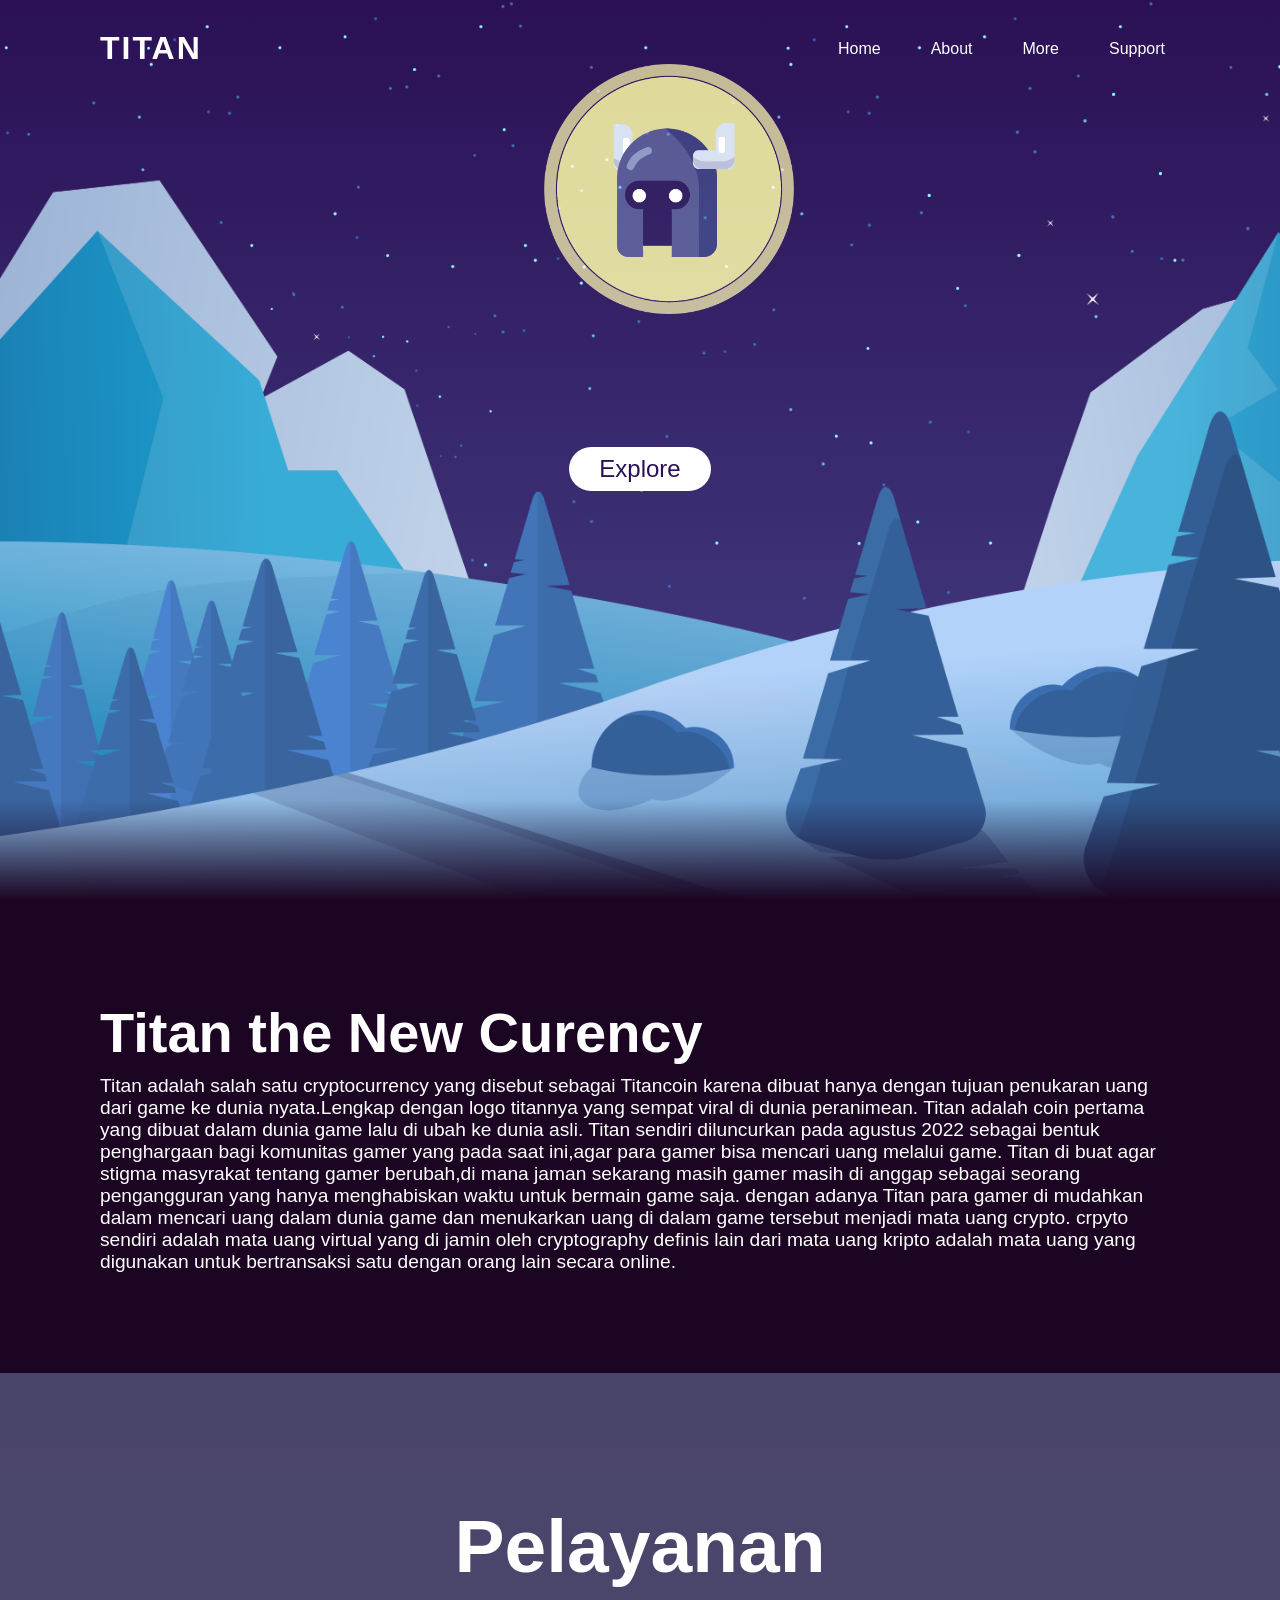
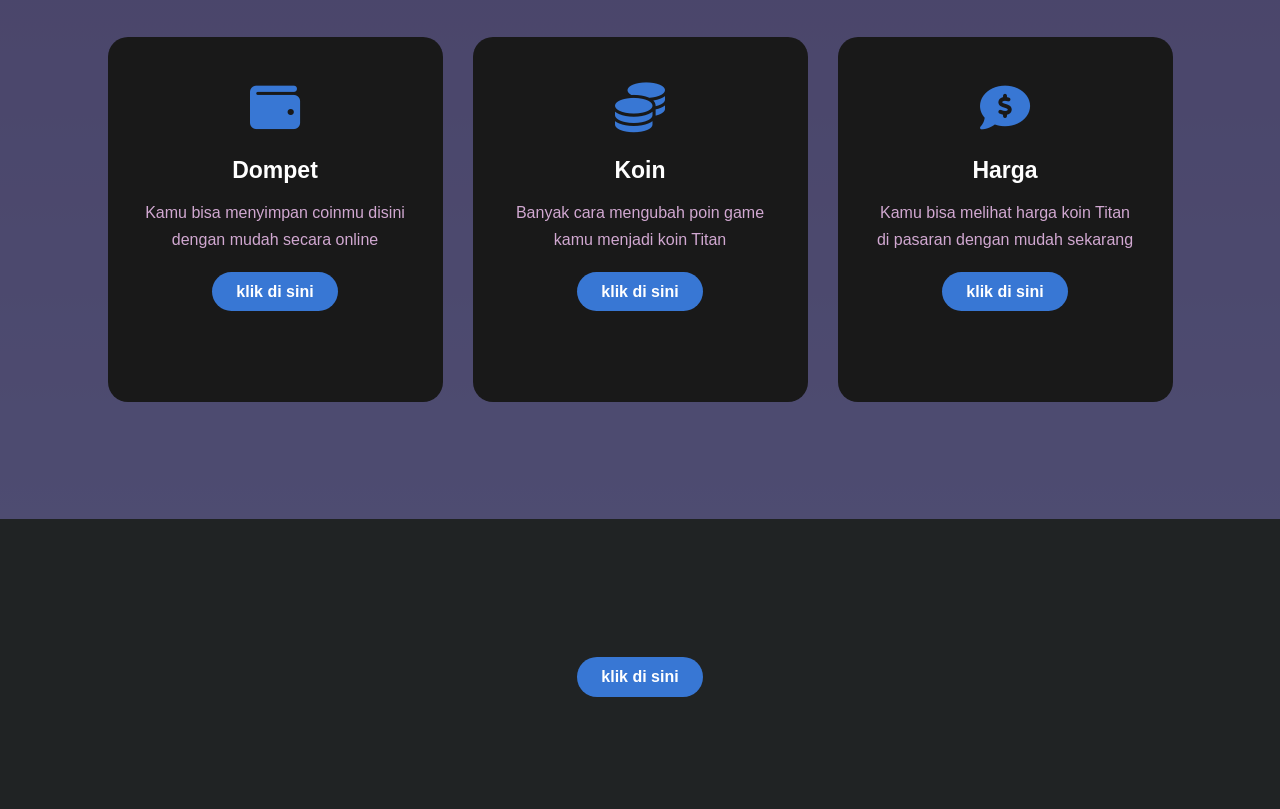
<file: index.html>
<html>
    <head>
        <title>titan the new curency</title>
        <link rel="stylesheet" type="text/css" href="style.css">
        <link rel="stylesheet" href="https://cdnjs.cloudflare.com/ajax/libs/font-awesome/6.2.0/css/all.min.css" 
        integrity="sha512-xh6O/CkQoPOWDdYTDqeRdPCVd1SpvCA9XXcUnZS2FmJNp1coAFzvtCN9BmamE+4aHK8yyUHUSCcJHgXloTyT2A==" 
        crossorigin="anonymous" referrerpolicy="no-referrer" />



    </head>

    <body>
        <header>
            <a href="#" class="logo">Titan</a>
            <ul>
                <li><a href="#" class=":active">Home</a></li>
                <li><a href="#">About</a></li>
                <li><a href="#">More</a></li>
                <li><a href="#">Support</a></li>
            </ul>
        </header>
        <section>
            <img src="stars.png" id="stars">
            <img src="moon.png" id="moon">
            <img src="mountains_behind.png" id="mountains_behind">
            <a href="sec" id="btn">Explore</a>
            <img src="mountains_front.png" id="mountains_front">
        </section>

        <div class="sec" id="sec">
            <h2>Titan the New Curency</h2>
            <p> Titan adalah salah satu cryptocurrency yang disebut sebagai Titancoin karena dibuat hanya dengan tujuan penukaran uang dari game ke dunia nyata.Lengkap dengan logo titannya yang sempat viral di dunia peranimean. 
                Titan adalah coin pertama yang dibuat dalam dunia game lalu di ubah ke dunia asli. 
                Titan sendiri diluncurkan pada agustus 2022 sebagai bentuk penghargaan bagi komunitas gamer yang pada saat ini,agar para gamer bisa mencari uang melalui game. 
               Titan di buat agar stigma masyrakat tentang gamer berubah,di mana jaman sekarang masih gamer masih di anggap sebagai seorang pengangguran yang hanya menghabiskan waktu untuk bermain game saja.
               dengan adanya Titan para gamer di mudahkan dalam mencari uang dalam dunia game dan menukarkan uang di dalam game tersebut menjadi mata uang crypto.
               crpyto sendiri adalah mata uang virtual yang di jamin oleh cryptography definis lain dari mata uang kripto adalah mata uang yang digunakan untuk bertransaksi satu dengan orang lain secara online.
            </p>
        </div>


        <script>
            let stars =  document.getElementById('stars');
            let moon=  document.getElementById('moon');
            let mountains_behind =  document.getElementById('mountains_behind');
            let text =  document.getElementById('text');
            let btn=  document.getElementById('btn');
            let mountains_front =  document.getElementById('mountains_front');

            window.addEventListener('scroll',function(){
                let value = window.scrollY
                stars.style.left = value * 0.25 + 'px';
                moon.style.top = value * 1.05 + 'px';
                mountains_behind.style.top = value * 0.5 + 'px';
                mountains_front.style.top = value * 0 +'px';
                btn.style.marginTop = value * 1.5 + 'px';
            })
        </script>
        <div class="service">
            <div class="title">
                <h2>Pelayanan</h2>
            </div>

            <div class="box">
                <div class="card">
                    <i class="fa-solid fa-wallet"></i>
                    <h5> Dompet</h5>
                    <div class="pra">
                        <p>Kamu bisa menyimpan coinmu disini dengan  mudah secara online  </p>

                        <p style="text-align: center;">
                            <a class="button" href="#">klik di sini</a>
                        </p>
                    </div>
                </div>

                <div class="card">
                    <i class="fa-solid fa-coins"></i>
                    <h5> Koin</h5>
                    <div class="pra">
                        <p>Banyak cara mengubah poin game kamu menjadi koin Titan</p>

                        <p style="text-align: center;">
                            <a class="button" href="#">klik di sini</a>
                        </p>
                    </div>
                </div>

                <div class="card">
                    <i class="fa-solid fa-comment-dollar"></i>
                    <h5> Harga</h5>
                    <div class="pra">
                        <p>Kamu bisa melihat harga koin Titan di pasaran dengan mudah sekarang</p>

                        <p style="text-align: center;">
                            <a class="button" href="#">klik di sini</a>
                        </p>
                    </div>
                </div>
            </div>
        </div>

        <div class="contact-me">
            <p> </p>
            <a class="button-two" href="#">klik di sini </a>
        </div>


    </body>
    
</html>
</file>
<file: style.css>
*
 {
    margin: 0;
    padding: 0;
    box-sizing: border-box;
    font-family: 'Poppins', sans-serif;
    scroll-behavior: smooth;

}

body{
    min-height: 100vh;
    overflow-x:hidden ;
    background: linear-gradient(#2b1055,#7597de);

}
header{
    position : absolute;
    top:0;
    left:0;
    width:100%;
    padding:30px 100px;
    display  : flex;
    justify-content : space-between;
    align-items: center;
    z-index: 10000;

}

header .logo
{
    color :#ffff;
    font-weight:700;
    text-decoration :none;
    font-size: 2em;
    text-transform: uppercase;
    letter-spacing:2px;

}

header ul{
    display:flex;
    justify-content: center;
    align-items: center;
}

header ul li
{
    list-style: none;
    margin-left:20px;
}

header ul li a
{
    text-decoration: none;
    padding: 6px 15px;
    color: #ffff;
    border-radius: 20px;
}

header ul li a:hover,
header ul li a.active{
    background: #ffff;
    color : #2b1055;

}

section{
    position : relative;
    width: 100%;
    height: 100vh;
    padding: 100px;
    display: flex;
    justify-content:center;
    align-items: center;
    overflow: hidden;
}
section::before{
    content: '';
    position: absolute;
    bottom: 0;
    width: 100%;
    height: 100px;
    background: linear-gradient(to top,#1c0522,transparent);
    z-index: 1000;
}

section img{
    position : absolute;
    top:0;
    left:0;
    width:100%;
    height:100%;
    object-fit: cover;
    pointer-events: none;
}

section img#moon{
    mix-blend-mode: screen;
}
section img#mountains_front
{
    z-index: 10;
}

#text{
    position: absolute;
    right: -350px;
    color: #ffff;
    white-space: nowrap;
    font-size: 7.5vw;
    z-index: 9;
    
}
#btn{
    text-decoration: none;
    display: inline-block;
    padding: 8px 30px;
    border-radius: 40px;
    background: #ffff;
    color: #2b1055;
    font-size: 1.5em;
    z-index: 9;
    transform: translateY(100px);
    margin-bottom: 15%;
}

.sec{
    position:relative;
    padding: 100px;
    background: #1c0522;
}

.sec h2{
    font-size: 3.5em;
    margin-bottom: 10px;
    color:#ffff;

}

.sec p{
    font-size: 1.2em;
    color:#ffff;
}

.service{
    background:rgba(70, 62, 90, 0.8);
    width:100%;
    padding:100px 0px;
}

.title h2{
    color:white;
    font-size:75px;
    width:1130px;
    margin:30px auto;
    text-align:center;
}

.box{
    display:flex;
    justify-content: center;
    align-items: center;
    min-height: 400px;
}

.card{
    height: 365px;
    width: 335px;
    padding: 20px 35px;
    background: #191919;
    border-radius: 20px;
    margin: 15px;
    position: relative;
    overflow: hidden;
    text-align: center;
}

.card i{
    font-size: 50px;
    display: block;
    text-align: center;
    margin: 25px 0px;
    color: #3877d4;
}
h5{
    color:white;
    font-size:23px;
    margin-bottom:15px;
}
.pra p{
    color:#fcfc;
    font-size:16px;
    line-height: 27px;
    margin-bottom: 25px;
}

.card .button{
    background-color: #3877d4;
    color: white;
    text-decoration: none;
    border: 2px solid transparent;
    font-weight: bold;
    padding: 9px 22px;
    border-radius: 30px;
    transition: .4s;
}

.card .button:hover{
    background-color: transparent;
    border: 2px solid rgba(94, 55, 236, 0.8);
    cursor:pointer;
}

.contact-me{
    width:100%;
    height: 290px;
    background: #202324;
    display: flex;
    align-items: center;
    flex-direction: column;
    justify-content: center;
}
.contact-me p{
    color: white;
    font-size: 30px;
    font-weight: bold;
    margin-bottom: 25px;
}

.contact-me .button-two{
    background-color:#3877d4;
    color: white;
    text-decoration: none;
    border: 2px solid transparent;
    font-weight: bold;
    padding: 9px 22px;
    border-radius: 30px;
    transition: .4s;
}
.contact-me .button-two:hover{
    background-color: transparent;
    border: 2px solid  rgba(79, 59, 153, 0.8);
    cursor:pointer;
}

#mountains_front{
    margin-top: 390px;
}

#moon{
    height: 250px;
    width: 250px;
    margin-left: 42.5%;
    margin-top: 5%;

}
</file>
